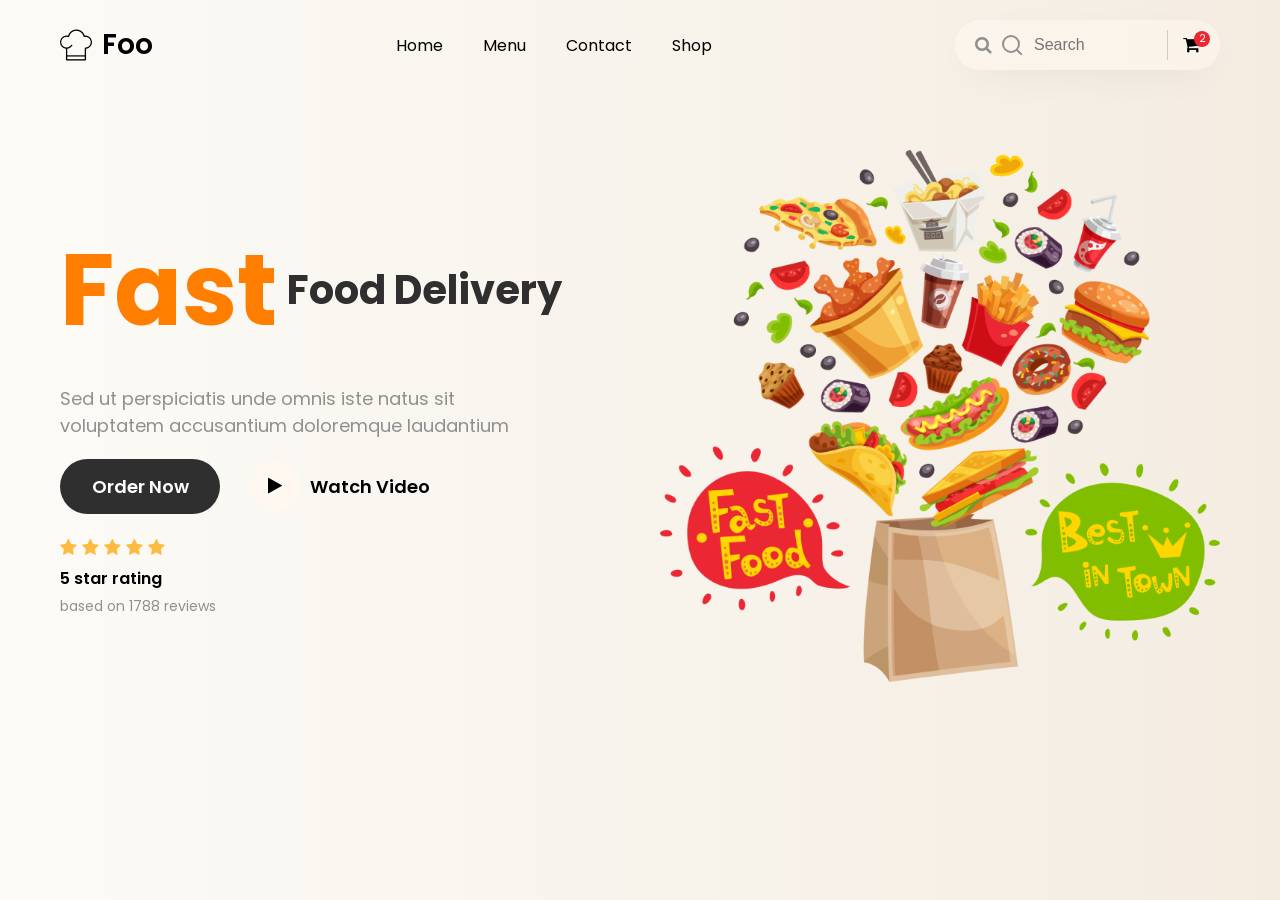
<file: 1.html>
<!DOCTYPE html>
<html lang="en">

<head>
    <meta charset="UTF-8">
    <meta name="viewport" content="width=device-width, initial-scale=1.0">
    <title>lab4</title>

    <link rel="stylesheet" href="1.css">
    <link rel="preconnect" href="https://fonts.googleapis.com">
    <link rel="preconnect" href="https://fonts.gstatic.com" crossorigin>
    <link href="https://fonts.googleapis.com/css2?family=Poppins:wght@300;400;600;700&display=swap" rel="stylesheet">
    <link rel="stylesheet" href="font-awesome-4.7.0/css/font-awesome.min.css">
</head>

<body>
    <div class="page">
        <div class="header">
            <div class="header-logo">
                <img class="header-logo-image" src="images/hat.svg" width="32" height="32" loading="lazy" /> Foo
            </div>

            <nav class="header-menu">
                <a class="header-menu-link" href="#">Home</a>
                <a class="header-menu-link" href="#">Menu</a>
                <a class="header-menu-link" href="#">Contact</a>
                <a class="header-menu-link" href="#">Shop</a>
            </nav>

            <div class="header-search">
                <div class="header-search-left">
                    <i class="fa fa-search" aria-hidden="true"></i>
                    <img class="search-image-icon" src="images/Vector.svg" width="20" height="20" loading="lazy"
                </div>
                    <input type="text" placeholder="Search">
                </div>
                

                <div class="header-search-line"></div>

                <div class="header-search-right">
                    <i class="fa fa-shopping-cart" aria-hidden="true"></i>
                    <div class="header-search-reddot">2</div>
                </div>
            </div>
        </div>

        <div class="main">
            
            <div class="main-left">
                <div class="main-left-head">
                    <div class="main-title">
                        Fast
                    </div>

                    <div class="main-subtitle">
                        Food Delivery
                    </div>
                </div>

                <div class="main-left-txt">
                     Sed ut perspiciatis unde omnis iste natus sit voluptatem accusantium doloremque laudantium
                </div>

                <div class="main-left-buttons">
                    <div class="main-left-buttons-buy">
                        Order Now
                    </div>

                    <div class="main-left-buttons-play">
                        <div class="main-left-buttons-play-icon">
                            <i class="fa fa-play" aria-hidden="true"></i>
                        </div>

                        <div class="main-left-buttons-play-txt">
                            Watch Video
                        </div>
                    </div>
                </div>

                <div class="main-left-reviews">
                    <div class="main-left-reviews-stars">
                        <i class="fa fa-star" aria-hidden="true"></i>
                        <i class="fa fa-star" aria-hidden="true"></i>
                        <i class="fa fa-star" aria-hidden="true"></i>
                        <i class="fa fa-star" aria-hidden="true"></i>
                        <i class="fa fa-star" aria-hidden="true"></i>
                    </div>
                    <div class="main-left-reviews-txt">
                        5 star rating
                    </div>
                    <div class="main-left-reviews-txt-sub">
                        based on 1788 reviews
                    </div>
                </div>
            </div>

            <div class="main-right">
                <img class="main-right-image" src="images/picture1.png" loading="lazy" />
            </div>
        </div>
    </div>
</body>

</html>
</file>
<file: 1.css>
* {
    box-sizing: border-box;
}

body {
    margin: 0;
    font-family: Poppins, sans-serif;
    font-size: 18px;
    background: linear-gradient(to right, #fcfbf7 0%, #f4ece1 100%);
}

a {
    text-decoration: none;
    color: black;
}

.page {
    max-width: 1200px;
    margin: 0 auto;
    padding: 0 20px;
}

.header {
    display: flex;
    justify-content: space-between;
    align-items: center;
    padding: 20px 0;
    flex-wrap: wrap;
    gap: 20px;
}

.header-logo {
    display: flex;
    align-items: center;
    font-size: 28px;
    font-weight: 600;
    gap: 10px;
}

.header-logo-image {
    margin: 0;
}

.header-menu {
    display: flex;
    gap: 40px;
    flex-wrap: wrap;
}

.header-menu-link {
    font-size: 16px;
}

.header-search {
    display: flex;
    align-items: center;
    padding: 0 20px;
    height: 50px;
    border-radius: 30px;
    background: rgba(255, 249, 240, 0.6);
    box-shadow: 0px 12px 40px -16px rgba(0, 0, 0, 0.1);
    gap: 15px;
}

.header-search-left {
    display: flex;
    align-items: center;
    gap: 10px;
    color: #909090;
}

.header-search-left input {
    border: none;
    outline: none;
    background: transparent;
    font-size: 16px;
    width: 120px;
}

.header-search-line {
    width: 1px;
    height: 30px;
    background: rgba(148, 140, 140, 0.4);
}

.header-search-right {
    display: flex;
    align-items: center;
    gap: 5px;
    position: relative;
}

.header-search-reddot {
    position: absolute;
    top: -5px;
    right: -10px;
    width: 16px;
    height: 16px;
    background: #EC2633;
    color: #fff;
    font-size: 10px;
    border-radius: 50%;
    display: flex;
    align-items: center;
    justify-content: center;
}

.main {
    display: flex;
    align-items: center;
    justify-content: space-between;
    gap: 40px;
    margin-top: 60px;
}

.main-left {
    flex: 1;
    display: flex;
    flex-direction: column;
    gap: 20px;
}

.main-left-head {
    display: flex;
    align-items: center;
    flex-wrap: wrap;
    gap: 10px;
}

.main-title {
    font-weight: 700;
    font-size: 100px;
    color: #FF7E00;
}

.main-subtitle {
    font-weight: 700;
    font-size: 40px;
    color: #2F2F2F;
}

.main-left-txt {
    color: #909090;
    max-width: 500px;
}

.main-left-buttons {
    display: flex;
    align-items: center;
    gap: 30px;
    flex-wrap: wrap;
}

.main-left-buttons-buy {
    display: flex;
    align-items: center;
    justify-content: center;
    background-color: #2F2F2F;
    color: white;
    width: 160px;
    height: 55px;
    border-radius: 50px;
    font-weight: 600;
    cursor: pointer;
}

.main-left-buttons-play {
    display: flex;
    align-items: center;
    gap: 10px;
    font-weight: 600;
}

.main-left-buttons-play-icon {
    display: flex;
    align-items: center;
    justify-content: center;
    width: 50px;
    height: 50px;
    border-radius: 50%;
    background-color: #FFF8F0;
}

.main-left-reviews {
    display: flex;
    flex-direction: column;
    gap: 5px;
}

.main-left-reviews-stars {
    color: #FEBB41;
}

.main-left-reviews-txt {
    font-size: 16px;
    font-weight: 600;
}

.main-left-reviews-txt-sub {
    font-size: 14px;
    color: #909090;
}

.main-right {
    flex: 1;
    display: flex;
    justify-content: center;
}

.main-right-image {
    max-width: 100%;
    height: auto;
}

@media (max-width: 1200px) {
    .main-title {
        font-size: 70px;
    }

    .main-subtitle {
        font-size: 30px;
    }
}

@media (max-width: 900px) {
    .header {
        flex-direction: column;
        align-items: center;
    }

    .header-menu {
        justify-content: center;
    }

    .main {
        flex-direction: column;
        text-align: center;
    }

    .main-left {
        align-items: center;
    }

    .main-left-txt {
        max-width: 100%;
    }

    .main-right-image {
        width: 80%;
    }
}

@media (max-width: 600px) {
    .main-title {
        font-size: 50px;
    }

    .main-subtitle {
        font-size: 24px;
    }

    .header-menu {
        flex-direction: column;
        align-items: center;
        gap: 15px;
    }

    .header-search {
        width: 100%;
        justify-content: space-between;
    }

    .main-left-buttons {
        flex-direction: column;
    }
}
</file>
